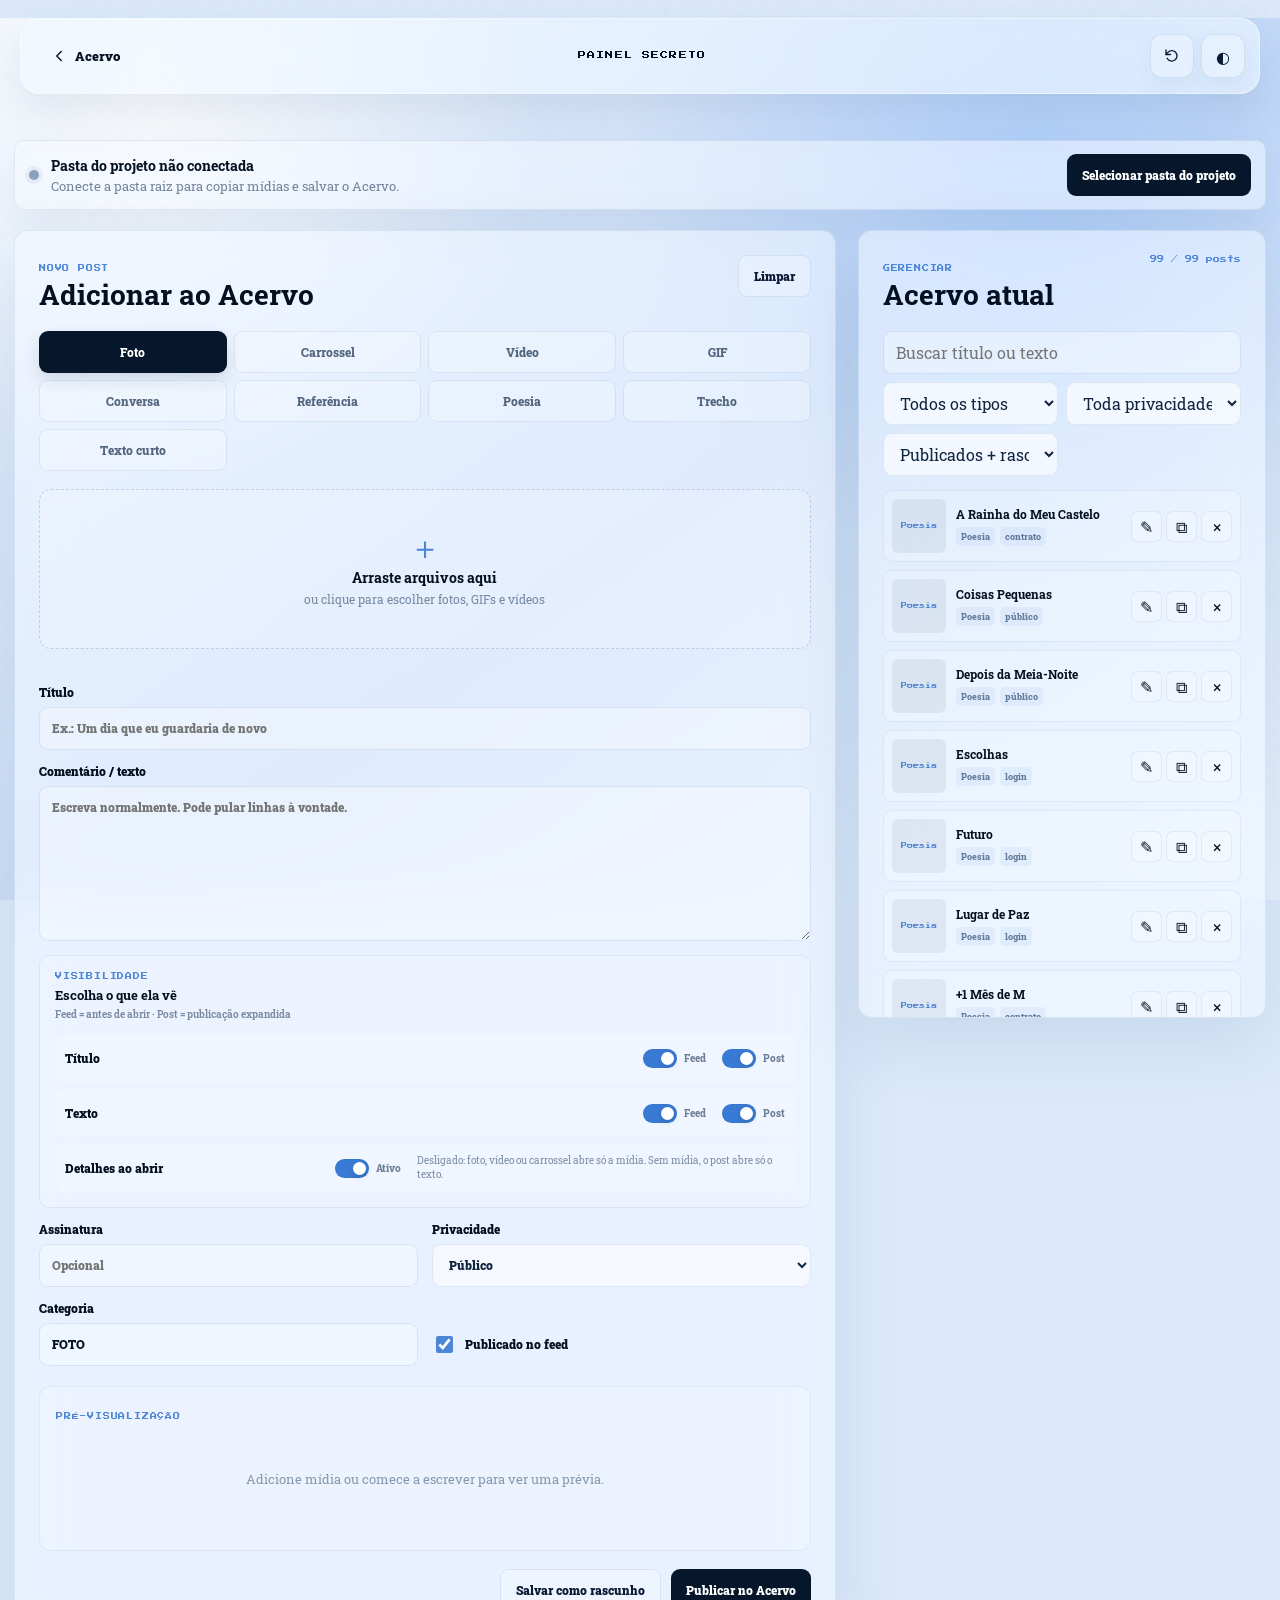
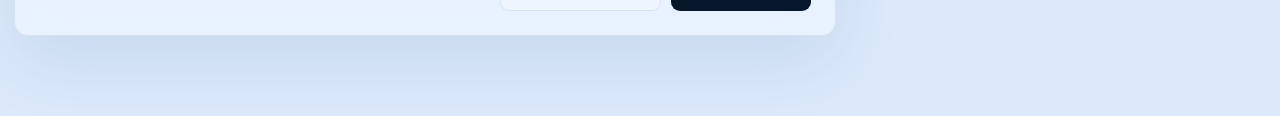
<file: admin-acervo.html>
<!doctype html>
<html lang="pt-BR">
<head>
  <meta charset="utf-8">
  <meta name="robots" content="noindex,nofollow,noarchive,noimageindex,nosnippet"/>
  <meta name="viewport" content="width=device-width,initial-scale=1">
  <meta name="theme-color" content="#d8e8ff">
  <script src="js/theme.js"></script>
  <link rel="icon" href="images/favicon/favicon.png" type="image/png">
  <link rel="stylesheet" href="css/fonts.css">
  <link rel="stylesheet" href="css/variables.css">
  <link rel="stylesheet" href="css/admin-acervo.css">
  <title>Editor do Acervo</title>
</head>
<body>
  <header class="admin-topbar">
    <a class="admin-back" href="acervo.html" aria-label="Voltar ao Acervo"><svg aria-hidden="true" viewBox="0 0 24 24"><path d="m15 18-6-6 6-6"/></svg><span>Acervo</span></a>
    <div class="admin-brand"><strong>PAINEL SECRETO</strong></div>
    <div class="admin-top-actions">
      <button class="admin-icon-button admin-reset-icon" type="button" id="open-progress-reset" aria-label="Reiniciar experiência" title="Reiniciar experiência"><svg aria-hidden="true" viewBox="0 0 24 24"><path d="M4 4v6h6"/><path d="M5.5 15a7 7 0 1 0 .7-7.6L4 10"/></svg></button>
      <button class="admin-theme admin-icon-button" type="button" data-theme-toggle aria-label="Alternar tema" title="Alternar tema">◐</button>
    </div>
  </header>

  <main class="admin-shell">
    <section class="admin-hero">
      <div class="admin-project-card">
        <span class="admin-status-dot" data-project-dot></span>
        <div><strong data-project-status>Pasta do projeto não conectada</strong><small data-project-hint>Conecte a pasta raiz para copiar mídias e salvar o Acervo.</small></div>
        <button type="button" class="admin-primary" id="connect-project">Selecionar pasta do projeto</button>
      </div>
    </section>

    <section class="admin-layout">
      <article class="admin-panel admin-editor" id="editor-panel">
        <div class="admin-panel-head">
          <div><span class="admin-kicker" data-editor-kicker>NOVO POST</span><h2 data-editor-title>Adicionar ao Acervo</h2></div>
          <button class="admin-ghost" type="button" id="reset-editor">Limpar</button>
        </div>

        <div class="admin-type-grid" id="post-type-grid" aria-label="Tipo de conteúdo">
          <button type="button" data-kind="photo" class="is-active">Foto</button>
          <button type="button" data-kind="carousel">Carrossel</button>
          <button type="button" data-kind="video">Vídeo</button>
          <button type="button" data-kind="gif">GIF</button>
          <button type="button" data-kind="conversation">Conversa</button>
          <button type="button" data-kind="reference">Referência</button>
          <button type="button" data-kind="poem">Poesia</button>
          <button type="button" data-kind="lyric">Trecho</button>
          <button type="button" data-kind="compliment">Texto curto</button>
        </div>

        <div class="admin-dropzone" id="media-dropzone" tabindex="0">
          <input id="media-input" type="file" accept="image/*,video/mp4,video/webm,video/quicktime" multiple hidden>
          <span class="admin-drop-icon">＋</span>
          <strong>Arraste arquivos aqui</strong>
          <small>ou clique para escolher fotos, GIFs e vídeos</small>
        </div>

        <div class="admin-media-list" id="media-list" aria-live="polite"></div>

        <div class="admin-crop-section" id="crop-section" hidden>
          <div class="admin-section-title"><div><span class="admin-kicker">ENQUADRAMENTO DO FEED</span><h3>Escolha o que aparece na miniatura</h3></div><small>A imagem original continua inteira quando o post é aberto.</small></div>
          <div class="admin-crop-layout">
            <div class="admin-crop-preview" id="crop-preview"><div class="admin-crop-frame" data-ratio="1:1"><img alt="Prévia do enquadramento" data-crop-image></div></div>
            <div class="admin-crop-controls">
              <div class="admin-ratio-field">
                <span>Proporção</span>
                <input id="crop-ratio" type="hidden" value="auto">
                <div class="admin-ratio-picker" id="crop-ratio-picker">
                  <button class="admin-ratio-trigger" id="crop-ratio-trigger" type="button" aria-haspopup="listbox" aria-expanded="false">
                    <span data-ratio-label>Automático</span><svg aria-hidden="true" viewBox="0 0 20 20"><path d="m6 8 4 4 4-4"/></svg>
                  </button>
                  <div class="admin-ratio-menu" id="crop-ratio-menu" role="listbox" aria-label="Proporção da mídia">
                    <button type="button" role="option" data-ratio-value="auto" aria-selected="true"><strong>Automático</strong><small>O formato da mídia decide</small></button>
                    <button type="button" role="option" data-ratio-value="1:1"><strong>1:1</strong><small>Quadrado · Instagram</small></button>
                    <button type="button" role="option" data-ratio-value="4:5"><strong>4:5</strong><small>Retrato</small></button>
                    <button type="button" role="option" data-ratio-value="9:16"><strong>9:16</strong><small>Vertical</small></button>
                    <button type="button" role="option" data-ratio-value="16:9"><strong>16:9</strong><small>Horizontal</small></button>
                    <button type="button" role="option" data-ratio-value="original"><strong>Original</strong><small>Respeita a proporção do arquivo</small></button>
                  </div>
                </div>
              </div>
              <label>Foco horizontal <output id="crop-x-output">50%</output><input id="crop-x" type="range" min="0" max="100" value="50"></label>
              <label>Foco vertical <output id="crop-y-output">50%</output><input id="crop-y" type="range" min="0" max="100" value="50"></label>
              <label>Zoom <output id="crop-zoom-output">1.00×</output><input id="crop-zoom" type="range" min="1" max="2.5" step="0.05" value="1"></label>
              <div class="admin-rotate-row"><span>Direção</span><button type="button" id="rotate-left" title="Girar para esquerda">↶</button><button type="button" id="rotate-right" title="Girar para direita">↷</button><button type="button" id="crop-reset">Resetar</button></div>
            </div>
          </div>
        </div>

        <div class="admin-fields">
          <label class="admin-field admin-field-full">Título<input id="post-title" type="text" maxlength="140" placeholder="Ex.: Um dia que eu guardaria de novo"></label>
          <label class="admin-field admin-field-full">Comentário / texto<textarea id="post-text" rows="7" maxlength="12000" placeholder="Escreva normalmente. Pode pular linhas à vontade."></textarea></label>
          <div class="admin-visibility admin-field-full" aria-labelledby="visibility-title">
            <div class="admin-visibility-head"><span class="admin-kicker">VISIBILIDADE</span><strong id="visibility-title">Escolha o que ela vê</strong><small>Feed = antes de abrir · Post = publicação expandida</small></div>
            <div class="admin-visibility-grid">
              <div class="admin-visibility-row"><span>Título</span><label class="admin-switch"><input id="post-title-feed" type="checkbox" checked><span class="admin-switch-ui"></span><em>Feed</em></label><label class="admin-switch"><input id="post-title-post" type="checkbox" checked><span class="admin-switch-ui"></span><em>Post</em></label></div>
              <div class="admin-visibility-row"><span>Texto</span><label class="admin-switch"><input id="post-text-feed" type="checkbox" checked><span class="admin-switch-ui"></span><em>Feed</em></label><label class="admin-switch"><input id="post-text-post" type="checkbox" checked><span class="admin-switch-ui"></span><em>Post</em></label></div>
              <div class="admin-visibility-row admin-visibility-row--single"><span>Detalhes ao abrir</span><label class="admin-switch"><input id="post-details-post" type="checkbox" checked><span class="admin-switch-ui"></span><em>Ativo</em></label><small>Desligado: foto, vídeo ou carrossel abre só a mídia. Sem mídia, o post abre só o texto.</small></div>
            </div>
          </div>
          <label class="admin-field">Assinatura<input id="post-signature" type="text" maxlength="160" placeholder="Opcional"></label>
          <label class="admin-field">Privacidade<select id="post-lock"><option value="">Público</option><option value="login">Precisa de login</option><option value="contract">Login + contrato</option></select></label>
          <label class="admin-field">Categoria<input id="post-category" type="text" maxlength="40" value="FOTO"></label>
          <label class="admin-toggle"><input id="post-published" type="checkbox" checked><span>Publicado no feed</span></label>
        </div>

        <div class="admin-preview-card" id="post-preview">
          <span class="admin-kicker">PRÉ-VISUALIZAÇÃO</span>
          <div class="admin-preview-empty">Adicione mídia ou comece a escrever para ver uma prévia.</div>
        </div>

        <div class="admin-editor-actions">
          <button type="button" class="admin-ghost" id="save-draft">Salvar como rascunho</button>
          <button type="button" class="admin-primary" id="publish-post">Publicar no Acervo</button>
        </div>
      </article>

      <aside class="admin-panel admin-library">
        <div class="admin-panel-head">
          <div><span class="admin-kicker">GERENCIAR</span><h2>Acervo atual</h2></div>
          <span class="admin-count" id="post-count">0 posts</span>
        </div>
        <div class="admin-filters">
          <input type="search" id="manage-search" placeholder="Buscar título ou texto">
          <select id="manage-kind"><option value="all">Todos os tipos</option><option value="photo">Fotos</option><option value="carousel">Carrosséis</option><option value="video">Vídeos</option><option value="gif">GIFs</option><option value="conversation">Conversas</option><option value="reference">Referências</option><option value="poem">Poesias</option><option value="lyric">Trechos</option><option value="compliment">Textos curtos</option></select>
          <select id="manage-lock"><option value="all">Toda privacidade</option><option value="public">Públicos</option><option value="login">Login</option><option value="contract">Contrato</option></select>
          <select id="manage-status"><option value="all">Publicados + rascunhos</option><option value="published">Publicados</option><option value="draft">Rascunhos</option></select>
        </div>
        <div class="admin-post-list" id="post-list"></div>

        <div class="admin-orphans" id="orphan-section" hidden>
          <div class="admin-section-title"><div><span class="admin-kicker">MÍDIAS SOLTAS</span><h3>Arquivos sem post</h3></div><span class="admin-count" id="orphan-count"></span></div>
          <p>Estes arquivos já estão em <code>images/acervo/</code>, mas ainda não aparecem em nenhum post.</p>
          <div class="admin-orphan-list" id="orphan-list"></div>
        </div>

        <div class="admin-backup-actions">
          <button type="button" class="admin-ghost" id="export-backup">Exportar backup JSON</button>
          <button type="button" class="admin-ghost" id="export-content">Exportar acervo-conteudo.js</button>
        </div>
      </aside>
    </section>
  </main>

  <div class="admin-reset-backdrop" id="progress-reset-modal" aria-hidden="true">
    <section class="admin-reset-dialog" role="dialog" aria-modal="true" aria-labelledby="progress-reset-title">
      <button type="button" class="admin-reset-close" id="close-progress-reset" aria-label="Fechar">×</button>
      <span class="admin-kicker">CONFIRMAÇÃO</span>
      <h2 id="progress-reset-title">Reiniciar a experiência?</h2>
      <p>Isso volta a experiência para o começo, mas <strong>não mexe nas fotos, poemas, vídeos ou posts do Acervo</strong>.</p>
      <label>Senha
        <input type="password" id="progress-reset-password" autocomplete="current-password" placeholder="Digite a senha da conta">
      </label>
      <small class="admin-reset-error" id="progress-reset-error" aria-live="polite"></small>
      <div class="admin-reset-actions">
        <button type="button" class="admin-ghost" id="cancel-progress-reset">Não, voltar</button>
        <button type="button" class="admin-danger" id="confirm-progress-reset">Sim, reiniciar</button>
      </div>
    </section>
  </div>

  <div class="admin-toast" id="admin-toast" role="status" aria-live="polite"></div>

  <script src="js/acervo-conteudo.js"></script>
  <script src="js/admin-acervo.js"></script>
</body>
</html>
</file>
<file: css/fonts.css>
@import url('https://fonts.googleapis.com/css2?family=Press+Start+2P&family=Roboto+Slab:wght@400;500;600;700;900&display=swap');
</file>
<file: css/variables.css>
:root{
  --navy-950:#04101f;
  --navy-900:#0a1b36;
  --navy-800:#132a52;
  --navy-700:#1d4077;
  --blue-500:#4d86d6;
  --sky:#84b4ff;
  --ice:#c7ddff;
  --ice-100:#eef5ff;
  --rose:#8cbcff;
  --gold:#9bd9ff;

  --text-main:var(--navy-950);
  --text-soft:var(--blue-500);

  /* TIPOGRAFIA */
  --font-body:'Roboto Slab', Georgia, serif;
  --font-heading:'Roboto Slab', Georgia, serif;
  --font-display:'Roboto Slab', Georgia, serif;
  --font-script:var(--font-display);
  --font-pixel:'Press Start 2P', monospace;

  --sans:var(--font-body);
  --serif:var(--font-body);
  --pixel:var(--font-pixel);


  --font-size-body:1rem;
  --line-height-body:1.68;
  --font-weight-regular:400;
  --font-weight-medium:500;
  --font-weight-bold:700;
  --font-weight-black:900;


  --radius-small:13px;
  --radius-medium:20px;
  --radius-large:26px;

  --shadow-soft:0 18px 42px rgba(47,73,115,.10);
  --transition-fast:.2s ease;
}
</file>
<file: css/admin-acervo.css>
@import url('./fonts.css');
@import url('./variables.css');
*{box-sizing:border-box}
html{min-height:100%;background:#dbe9fb}
body{margin:0;min-height:100vh;color:var(--navy-950);font-family:var(--font-body);background:
radial-gradient(circle at 12% 10%,rgba(255,255,255,.88),transparent 28%),
radial-gradient(circle at 80% 18%,rgba(128,180,255,.36),transparent 32%),
linear-gradient(145deg,#eaf3ff,#c9ddf7 55%,#e7f2ff);background-attachment:fixed}
body::before{content:"";position:fixed;inset:0;pointer-events:none;opacity:.16;background-image:url("data:image/svg+xml,%3Csvg viewBox='0 0 120 120' xmlns='http://www.w3.org/2000/svg'%3E%3Cfilter id='n'%3E%3CfeTurbulence type='fractalNoise' baseFrequency='.9' numOctaves='3' stitchTiles='stitch'/%3E%3C/filter%3E%3Crect width='100%25' height='100%25' filter='url(%23n)' opacity='.25'/%3E%3C/svg%3E")}
button,input,textarea,select{font:inherit}
button{touch-action:manipulation}
code{font-family:ui-monospace,SFMono-Regular,Consolas,monospace;font-size:.88em}
.admin-topbar{position:sticky;top:0;z-index:50;min-height:74px;padding:12px clamp(14px,3vw,38px);display:grid;grid-template-columns:1fr auto 1fr;align-items:center;border-bottom:1px solid rgba(46,79,124,.10);background:rgba(236,245,255,.64);backdrop-filter:blur(24px) saturate(120%);-webkit-backdrop-filter:blur(24px) saturate(120%)}
.admin-back{justify-self:start;text-decoration:none;color:inherit;font-weight:900;font-size:.82rem;display:flex;gap:8px;align-items:center}.admin-back:hover{color:var(--blue-500)}
.admin-brand{text-align:center;display:grid;gap:3px}.admin-brand strong{font:8px/1.4 var(--pixel);letter-spacing:.85px}.admin-brand small{font-size:.7rem;color:rgba(16,41,74,.54)}
.admin-theme{justify-self:end;width:40px;height:40px;border:1px solid rgba(37,73,120,.12);border-radius:10px;background:rgba(255,255,255,.36);color:inherit;cursor:pointer}
.admin-shell{width:min(1440px,calc(100% - 28px));margin:0 auto;padding:54px 0 80px;position:relative;z-index:1}
.admin-hero{display:grid;grid-template-columns:minmax(0,1.4fr) minmax(300px,.7fr);gap:36px;align-items:end;margin-bottom:32px}.admin-hero h1{font-size:clamp(3rem,7vw,6.4rem);line-height:.9;letter-spacing:-.065em;margin:10px 0 22px}.admin-hero p{max-width:800px;margin:0;color:rgba(13,38,72,.66);font-size:1.04rem;line-height:1.75}
.admin-kicker{font:7px/1.7 var(--pixel);letter-spacing:.8px;color:var(--blue-500);text-transform:uppercase}
.admin-project-card,.admin-panel{border:1px solid rgba(53,88,134,.10);background:rgba(246,250,255,.52);backdrop-filter:blur(28px) saturate(118%);-webkit-backdrop-filter:blur(28px) saturate(118%);box-shadow:0 24px 70px rgba(32,65,108,.10)}
.admin-project-card{border-radius:14px;padding:18px;display:grid;grid-template-columns:auto 1fr;gap:11px 12px;align-items:center}.admin-project-card button{grid-column:1/-1}.admin-project-card strong{font-size:.86rem}.admin-project-card small{display:block;margin-top:4px;color:rgba(15,41,76,.56);line-height:1.45}.admin-status-dot{width:10px;height:10px;border-radius:50%;background:#8aa0bc;box-shadow:0 0 0 4px rgba(123,151,189,.12)}.admin-status-dot.is-on{background:#5bd28c;box-shadow:0 0 0 4px rgba(91,210,140,.13)}
.admin-layout{display:grid;grid-template-columns:minmax(0,1.45fr) minmax(340px,.72fr);gap:22px;align-items:start}.admin-panel{border-radius:14px;padding:24px}.admin-library{position:sticky;top:94px;max-height:calc(100vh - 112px);overflow:auto;scrollbar-width:none}.admin-library::-webkit-scrollbar{display:none}.admin-panel-head{display:flex;align-items:flex-start;justify-content:space-between;gap:20px;margin-bottom:22px}.admin-panel-head h2{margin:5px 0 0;font-size:1.75rem;line-height:1}.admin-count{font:7px/1.5 var(--pixel);color:var(--blue-500);white-space:nowrap}
.admin-primary,.admin-ghost{min-height:42px;border-radius:9px;padding:0 15px;font-weight:900;font-size:.77rem;cursor:pointer;transition:transform .18s ease,background .18s ease,color .18s ease,border-color .18s ease,box-shadow .18s ease}.admin-primary{border:0;background:#07172b;color:#fff}.admin-primary:hover{background:#153962;transform:translateY(-1px);box-shadow:0 10px 20px rgba(7,23,43,.13)}.admin-primary:active,.admin-ghost:active{transform:scale(.985)}.admin-ghost{border:1px solid rgba(44,80,127,.11);background:rgba(255,255,255,.28);color:var(--navy-900)}.admin-ghost:hover{background:rgba(255,255,255,.55);color:var(--blue-500)}
.admin-type-grid{display:grid;grid-template-columns:repeat(4,minmax(0,1fr));gap:7px;margin-bottom:18px}.admin-type-grid button{height:42px;border:1px solid rgba(43,78,123,.10);border-radius:9px;background:rgba(255,255,255,.22);color:rgba(11,34,65,.68);font-weight:800;font-size:.72rem;cursor:pointer;transition:.18s ease}.admin-type-grid button:hover{background:rgba(255,255,255,.52);color:var(--blue-500)}.admin-type-grid button.is-active{background:#07172b;color:#fff;border-color:transparent;box-shadow:0 8px 18px rgba(7,23,43,.12)}
.admin-dropzone{min-height:160px;border:1px dashed rgba(56,96,150,.24);border-radius:12px;display:grid;place-items:center;align-content:center;gap:5px;text-align:center;background:rgba(255,255,255,.18);cursor:pointer;transition:.2s ease}.admin-dropzone:hover,.admin-dropzone:focus-visible,.admin-dropzone.is-dragging{background:rgba(255,255,255,.46);border-color:rgba(77,134,214,.45);outline:none}.admin-drop-icon{font-size:2rem;line-height:1;color:var(--blue-500)}.admin-dropzone strong{font-size:.9rem}.admin-dropzone small{font-size:.72rem;color:rgba(16,43,78,.53)}
.admin-media-list{display:flex;gap:9px;overflow:auto;padding:10px 0 4px;scrollbar-width:thin}.admin-media-item{width:92px;flex:0 0 92px;aspect-ratio:1/1;position:relative;border-radius:8px;overflow:hidden;background:rgba(22,52,91,.08);border:1px solid rgba(43,78,123,.08);cursor:grab}.admin-media-item.is-first{box-shadow:0 0 0 2px rgba(77,134,214,.42)}.admin-media-item img,.admin-media-item video{width:100%;height:100%;object-fit:cover;display:block}.admin-media-item .admin-media-index{position:absolute;left:5px;top:5px;background:rgba(3,12,25,.72);color:#fff;border-radius:5px;padding:4px 5px;font:6px/1 var(--pixel)}.admin-media-remove{position:absolute;right:5px;top:5px;width:24px;height:24px;border:0;border-radius:6px;background:rgba(3,12,25,.75);color:#fff;cursor:pointer}.admin-media-name{position:absolute;left:5px;right:5px;bottom:5px;background:rgba(3,12,25,.66);color:#fff;border-radius:5px;padding:4px 5px;font-size:.55rem;white-space:nowrap;overflow:hidden;text-overflow:ellipsis}
.admin-crop-section{margin-top:18px;padding-top:18px;border-top:1px solid rgba(43,78,123,.08)}.admin-section-title{display:flex;justify-content:space-between;align-items:end;gap:18px;margin-bottom:14px}.admin-section-title h3{margin:4px 0 0;font-size:1.15rem}.admin-section-title>small{max-width:290px;text-align:right;color:rgba(15,41,75,.53);font-size:.68rem;line-height:1.5}.admin-crop-layout{display:grid;grid-template-columns:minmax(280px,.85fr) minmax(240px,1fr);gap:20px;align-items:center}.admin-crop-preview{min-height:320px;display:grid;place-items:center;padding:16px;border-radius:12px;background:rgba(10,28,54,.05)}.admin-crop-frame{width:min(100%,340px);aspect-ratio:1/1;overflow:hidden;border-radius:6px;background:#0a1729;box-shadow:0 12px 34px rgba(11,34,64,.13);position:relative}.admin-crop-frame[data-ratio="4:5"]{aspect-ratio:4/5;width:min(80%,300px)}.admin-crop-frame[data-ratio="9:16"]{aspect-ratio:9/16;width:min(62%,230px)}.admin-crop-frame[data-ratio="16:9"]{aspect-ratio:16/9;width:min(100%,420px)}.admin-crop-frame[data-ratio="original"],.admin-crop-frame[data-ratio="auto"]{aspect-ratio:1/1}.admin-crop-frame img,.admin-crop-frame video{width:100%;height:100%;object-fit:cover;display:block;transform-origin:center;will-change:transform}.admin-crop-controls{display:grid;gap:14px}.admin-crop-controls label{display:grid;gap:7px;font-size:.72rem;font-weight:900}.admin-crop-controls label output{justify-self:end;margin-top:-22px;font-weight:700;color:var(--blue-500)}.admin-crop-controls select,.admin-field input,.admin-field textarea,.admin-field select,.admin-filters input,.admin-filters select{width:100%;border:1px solid rgba(43,78,123,.11);border-radius:9px;background:rgba(255,255,255,.33);color:inherit;outline:none}.admin-crop-controls select,.admin-field input,.admin-field select,.admin-filters input,.admin-filters select{height:43px;padding:0 12px}.admin-field textarea{padding:12px;resize:vertical;min-height:128px;line-height:1.6}.admin-crop-controls input[type="range"]{accent-color:var(--blue-500);width:100%}.admin-rotate-row{display:flex;align-items:center;gap:8px}.admin-rotate-row>span{font-size:.72rem;font-weight:900;margin-right:auto}.admin-rotate-row button{height:36px;min-width:40px;border:1px solid rgba(43,78,123,.10);border-radius:8px;background:rgba(255,255,255,.30);cursor:pointer}.admin-rotate-row button:hover{background:rgba(255,255,255,.55);color:var(--blue-500)}
.admin-fields{display:grid;grid-template-columns:1fr 1fr;gap:14px;margin-top:22px}.admin-field{display:grid;gap:7px;font-size:.72rem;font-weight:900}.admin-field-full{grid-column:1/-1}.admin-field input:focus,.admin-field textarea:focus,.admin-field select:focus,.admin-filters input:focus,.admin-filters select:focus,.admin-crop-controls select:focus{border-color:rgba(77,134,214,.40);box-shadow:0 0 0 4px rgba(77,134,214,.07);background:rgba(255,255,255,.54)}.admin-toggle{align-self:end;display:flex;gap:9px;align-items:center;min-height:43px;font-size:.74rem;font-weight:900}.admin-toggle input{width:17px;height:17px;accent-color:var(--blue-500)}
.admin-preview-card{margin-top:20px;padding:16px;border:1px solid rgba(43,78,123,.08);border-radius:11px;background:rgba(255,255,255,.18)}.admin-preview-empty{min-height:110px;display:grid;place-items:center;text-align:center;color:rgba(16,43,78,.46);font-size:.8rem}.admin-preview-post{margin-top:10px;display:grid;grid-template-columns:150px 1fr;gap:14px;align-items:stretch}.admin-preview-media{aspect-ratio:1/1;overflow:hidden;border-radius:6px;background:rgba(10,28,54,.08)}.admin-preview-media img,.admin-preview-media video{width:100%;height:100%;object-fit:cover;display:block}.admin-preview-copy{align-self:center}.admin-preview-copy small{font:6px/1.4 var(--pixel);color:var(--blue-500)}.admin-preview-copy h4{font-size:1.25rem;line-height:1.05;margin:7px 0}.admin-preview-copy p{font-size:.76rem;line-height:1.55;color:rgba(15,41,75,.62);margin:0;white-space:pre-line;display:-webkit-box;-webkit-line-clamp:4;-webkit-box-orient:vertical;overflow:hidden}
.admin-editor-actions{display:flex;justify-content:flex-end;gap:10px;margin-top:18px}.admin-save-note{font-size:.66rem;line-height:1.5;color:rgba(16,43,78,.46);margin:12px 0 0}
.admin-filters{display:grid;grid-template-columns:1fr 1fr;gap:8px;margin-bottom:14px}.admin-filters input{grid-column:1/-1}.admin-post-list{display:grid;gap:8px}.admin-post-row{display:grid;grid-template-columns:54px minmax(0,1fr) auto;gap:10px;align-items:center;border:1px solid rgba(43,78,123,.08);border-radius:9px;padding:8px;background:rgba(255,255,255,.17)}.admin-post-thumb{width:54px;height:54px;border-radius:6px;overflow:hidden;background:rgba(16,42,76,.07);display:grid;place-items:center}.admin-post-thumb img,.admin-post-thumb video{width:100%;height:100%;object-fit:cover}.admin-post-thumb span{font:6px/1.5 var(--pixel);color:var(--blue-500);text-align:center;padding:4px}.admin-post-meta{min-width:0}.admin-post-meta strong{display:block;font-size:.78rem;white-space:nowrap;overflow:hidden;text-overflow:ellipsis}.admin-post-tags{display:flex;gap:5px;flex-wrap:wrap;margin-top:5px}.admin-post-tags span{padding:4px 5px;border-radius:5px;background:rgba(77,134,214,.08);color:rgba(17,48,88,.60);font-size:.55rem;font-weight:800}.admin-post-tags .is-draft{background:rgba(132,94,25,.10);color:#8e650e}.admin-row-actions{display:flex;gap:4px}.admin-row-actions button{width:31px;height:31px;border:1px solid rgba(43,78,123,.09);border-radius:7px;background:rgba(255,255,255,.24);cursor:pointer;color:inherit}.admin-row-actions button:hover{background:rgba(255,255,255,.55);color:var(--blue-500)}.admin-row-actions button[data-action="delete"]:hover{color:#b23e55;background:rgba(178,62,85,.07)}
.admin-orphans{margin-top:24px;padding-top:20px;border-top:1px solid rgba(43,78,123,.08)}.admin-orphans>p{font-size:.68rem;line-height:1.55;color:rgba(16,43,78,.50)}.admin-orphan-list{display:grid;grid-template-columns:repeat(3,1fr);gap:7px}.admin-orphan{position:relative;aspect-ratio:1/1;border-radius:7px;overflow:hidden;background:rgba(10,28,54,.07);border:1px solid rgba(43,78,123,.08)}.admin-orphan img,.admin-orphan video{width:100%;height:100%;object-fit:cover}.admin-orphan button{position:absolute;inset:auto 5px 5px 5px;height:28px;border:0;border-radius:6px;background:rgba(3,12,25,.78);color:#fff;font-size:.58rem;font-weight:900;cursor:pointer;backdrop-filter:blur(10px)}.admin-backup-actions{display:grid;grid-template-columns:1fr 1fr;gap:8px;margin-top:20px;padding-top:18px;border-top:1px solid rgba(43,78,123,.08)}
.admin-toast{position:fixed;left:50%;bottom:24px;z-index:100;transform:translate(-50%,14px);opacity:0;pointer-events:none;max-width:min(560px,calc(100vw - 28px));padding:12px 15px;border-radius:9px;background:rgba(5,17,33,.90);color:#f3f8ff;backdrop-filter:blur(18px);box-shadow:0 16px 40px rgba(0,0,0,.18);font-size:.75rem;font-weight:800;transition:.22s ease}.admin-toast.is-visible{opacity:1;transform:translate(-50%,0)}
:root[data-theme="dark"] html,:root[data-theme="dark"] body{background:#06111f;color:#edf5ff}:root[data-theme="dark"] body{background:radial-gradient(circle at 12% 10%,rgba(42,84,139,.22),transparent 30%),radial-gradient(circle at 82% 15%,rgba(65,118,188,.18),transparent 30%),linear-gradient(145deg,#06111f,#08182c 58%,#05101d)}:root[data-theme="dark"] .admin-topbar{background:rgba(4,14,27,.58);border-color:rgba(158,199,255,.08)}:root[data-theme="dark"] .admin-brand small,:root[data-theme="dark"] .admin-hero p,:root[data-theme="dark"] .admin-project-card small,:root[data-theme="dark"] .admin-dropzone small,:root[data-theme="dark"] .admin-section-title>small,:root[data-theme="dark"] .admin-preview-copy p,:root[data-theme="dark"] .admin-save-note,:root[data-theme="dark"] .admin-orphans>p{color:rgba(225,237,255,.54)}:root[data-theme="dark"] .admin-project-card,:root[data-theme="dark"] .admin-panel{background:rgba(6,18,34,.43);border-color:rgba(158,199,255,.08);box-shadow:0 24px 70px rgba(0,0,0,.18)}:root[data-theme="dark"] .admin-theme,:root[data-theme="dark"] .admin-ghost,:root[data-theme="dark"] .admin-type-grid button,:root[data-theme="dark"] .admin-rotate-row button,:root[data-theme="dark"] .admin-post-row,:root[data-theme="dark"] .admin-row-actions button{background:rgba(255,255,255,.045);border-color:rgba(169,207,255,.08);color:#edf5ff}:root[data-theme="dark"] .admin-type-grid button.is-active,:root[data-theme="dark"] .admin-primary{background:#dceaff;color:#07101d}:root[data-theme="dark"] .admin-primary:hover{background:#c7ddff}:root[data-theme="dark"] .admin-dropzone,:root[data-theme="dark"] .admin-preview-card{background:rgba(255,255,255,.025);border-color:rgba(164,204,255,.10)}:root[data-theme="dark"] .admin-crop-preview{background:rgba(0,0,0,.15)}:root[data-theme="dark"] .admin-crop-controls select,:root[data-theme="dark"] .admin-field input,:root[data-theme="dark"] .admin-field textarea,:root[data-theme="dark"] .admin-field select,:root[data-theme="dark"] .admin-filters input,:root[data-theme="dark"] .admin-filters select{background:rgba(255,255,255,.045);border-color:rgba(164,204,255,.09);color:#edf5ff}:root[data-theme="dark"] .admin-post-tags span{color:rgba(222,237,255,.66);background:rgba(121,174,243,.08)}:root[data-theme="dark"] .admin-post-tags .is-draft{color:#ffd68a;background:rgba(213,156,53,.10)}
@media(max-width:1060px){.admin-hero{grid-template-columns:1fr}.admin-layout{grid-template-columns:1fr}.admin-library{position:static;max-height:none}.admin-crop-layout{grid-template-columns:1fr}.admin-crop-preview{min-height:280px}}
@media(max-width:700px){.admin-topbar{grid-template-columns:auto 1fr auto}.admin-back span{display:none}.admin-brand strong{font-size:6.5px}.admin-brand small{font-size:.6rem}.admin-shell{width:min(100% - 18px,1440px);padding-top:34px}.admin-hero h1{font-size:clamp(2.7rem,15vw,4.6rem)}.admin-panel{padding:16px;border-radius:11px}.admin-type-grid{grid-template-columns:repeat(2,1fr)}.admin-fields{grid-template-columns:1fr}.admin-field-full{grid-column:auto}.admin-editor-actions{display:grid;grid-template-columns:1fr 1fr}.admin-filters{grid-template-columns:1fr}.admin-filters input{grid-column:auto}.admin-preview-post{grid-template-columns:100px 1fr}.admin-crop-preview{min-height:250px;padding:10px}.admin-section-title{align-items:flex-start}.admin-section-title>small{display:none}.admin-post-row{grid-template-columns:48px minmax(0,1fr)}.admin-post-thumb{width:48px;height:48px}.admin-row-actions{grid-column:1/-1;justify-content:flex-end}.admin-orphan-list{grid-template-columns:repeat(3,1fr)}.admin-backup-actions{grid-template-columns:1fr}}


.admin-preview-post.is-text-preview{position:relative;min-height:190px;display:block;overflow:hidden;border-radius:8px;background:rgba(255,255,255,.16)}
.admin-preview-post.is-text-preview .admin-preview-media{display:none}
.admin-preview-text-bg{position:absolute;inset:0;overflow:hidden;background:rgba(10,28,54,.08)}
.admin-preview-text-bg img,.admin-preview-text-bg video{width:100%;height:100%;object-fit:cover;display:block;filter:blur(15px) saturate(.8) brightness(.75);transform:scale(1.1)}
.admin-preview-text-bg::after{content:"";position:absolute;inset:0;background:rgba(240,247,255,.58);backdrop-filter:blur(8px);-webkit-backdrop-filter:blur(8px)}
.admin-preview-post.is-text-preview .admin-preview-copy{position:relative;z-index:2;padding:28px 24px;min-height:190px;display:flex;flex-direction:column;justify-content:center}
.admin-preview-post.is-text-preview .admin-preview-copy h4{font-size:1.55rem}
:root[data-theme="dark"] .admin-preview-post.is-text-preview{background:rgba(3,12,24,.18)}
:root[data-theme="dark"] .admin-preview-text-bg img,:root[data-theme="dark"] .admin-preview-text-bg video{filter:blur(16px) saturate(.7) brightness(.46)}
:root[data-theme="dark"] .admin-preview-text-bg::after{background:rgba(4,15,29,.58)}
:root[data-theme="dark"] .admin-preview-post.is-text-preview .admin-preview-copy h4{color:#f2f7ff}
@media(max-width:700px){.admin-preview-post.is-text-preview{min-height:170px}.admin-preview-post.is-text-preview .admin-preview-copy{min-height:170px;padding:22px 18px}}



.admin-title-field{display:grid;gap:9px}
.admin-title-field>label:first-child{display:grid;gap:7px;font-size:.72rem;font-weight:900}
.admin-inline-toggle{display:flex;align-items:center;gap:8px;width:max-content;max-width:100%;font-size:.68rem;font-weight:800;color:rgba(15,41,75,.62);cursor:pointer}
.admin-inline-toggle input{accent-color:var(--blue-500)}
:root[data-theme="dark"] .admin-inline-toggle{color:rgba(225,237,255,.62)}
.admin-preview-post.has-text-media .admin-preview-copy{position:relative;z-index:2;filter:none!important;backdrop-filter:none!important;-webkit-backdrop-filter:none!important}
.admin-preview-post.has-text-media .admin-preview-text-bg{filter:none!important}
.admin-preview-post.has-text-media .admin-preview-text-bg img,
.admin-preview-post.has-text-media .admin-preview-text-bg video{filter:blur(18px) saturate(.78) brightness(.72)!important;transform:scale(calc(var(--admin-feed-zoom,1) * 1.12))}



.admin-shell{padding-top:30px}
.admin-hero{display:grid;grid-template-columns:1fr;gap:10px;align-items:stretch;margin-bottom:18px}
.admin-secret-heading{display:flex;align-items:center;min-height:24px;padding-left:2px}
.admin-project-card{grid-template-columns:auto minmax(0,1fr) auto;padding:13px 14px;border-radius:10px;box-shadow:0 14px 36px rgba(32,65,108,.07);backdrop-filter:blur(18px) saturate(112%);-webkit-backdrop-filter:blur(18px) saturate(112%)}
.admin-project-card button{grid-column:auto;white-space:nowrap}
.admin-project-card small{margin-top:2px}

/* Selects comuns: cores explícitas para não desaparecer no claro/escuro. */
.admin-field select,.admin-filters select{appearance:auto;color:#10243f;background-color:rgba(248,251,255,.82);color-scheme:light}
.admin-field select option,.admin-filters select option{background:#f4f8ff;color:#10243f}
:root[data-theme="dark"] .admin-field select,:root[data-theme="dark"] .admin-filters select{color:#edf5ff;background-color:#0b1c31;color-scheme:dark}
:root[data-theme="dark"] .admin-field select option,:root[data-theme="dark"] .admin-filters select option{background:#0b1c31;color:#edf5ff}

/* Proporção: menu próprio para evitar o dropdown nativo branco/ilegível. */
.admin-ratio-field{display:grid;gap:7px;font-size:.72rem;font-weight:900;position:relative}
.admin-ratio-picker{position:relative;z-index:20}
.admin-ratio-trigger{width:100%;height:46px;padding:0 13px;display:flex;align-items:center;justify-content:space-between;gap:12px;border:1px solid rgba(43,78,123,.13);border-radius:9px;background:rgba(255,255,255,.50);color:#0c2340;font-weight:800;cursor:pointer;box-shadow:0 5px 18px rgba(25,58,98,.05);transition:.18s ease}
.admin-ratio-trigger:hover,.admin-ratio-trigger:focus-visible{background:rgba(255,255,255,.78);border-color:rgba(77,134,214,.35);outline:none;box-shadow:0 0 0 4px rgba(77,134,214,.07)}
.admin-ratio-trigger svg{width:18px;height:18px;fill:none;stroke:currentColor;stroke-width:1.8;transition:transform .2s ease}
.admin-ratio-picker.is-open .admin-ratio-trigger svg{transform:rotate(180deg)}
.admin-ratio-menu{position:absolute;left:0;right:0;top:calc(100% + 7px);padding:6px;display:grid;gap:3px;border:1px solid rgba(43,78,123,.12);border-radius:10px;background:rgba(245,250,255,.96);box-shadow:0 22px 48px rgba(14,39,72,.18);opacity:0;visibility:hidden;pointer-events:none;transform:translateY(-5px) scale(.99);transform-origin:top;transition:.16s ease;max-height:310px;overflow:auto}
.admin-ratio-picker.is-open .admin-ratio-menu{opacity:1;visibility:visible;pointer-events:auto;transform:none}
.admin-ratio-menu button{min-height:52px;padding:8px 10px;border:0;border-radius:7px;background:transparent;color:#10243f;text-align:left;display:grid;gap:2px;cursor:pointer}
.admin-ratio-menu button strong{font-size:.78rem}.admin-ratio-menu button small{font-size:.62rem;color:rgba(16,36,63,.55);font-weight:650}
.admin-ratio-menu button:hover,.admin-ratio-menu button:focus-visible{background:rgba(77,134,214,.10);outline:none}
.admin-ratio-menu button[aria-selected="true"]{background:#0a1c32;color:#fff}
.admin-ratio-menu button[aria-selected="true"] small{color:rgba(238,246,255,.68)}
:root[data-theme="dark"] .admin-ratio-trigger{background:rgba(255,255,255,.055);border-color:rgba(164,204,255,.11);color:#edf5ff}
:root[data-theme="dark"] .admin-ratio-trigger:hover,:root[data-theme="dark"] .admin-ratio-trigger:focus-visible{background:rgba(143,192,255,.09)}
:root[data-theme="dark"] .admin-ratio-menu{background:rgba(6,18,34,.98);border-color:rgba(164,204,255,.10);box-shadow:0 22px 52px rgba(0,0,0,.35)}
:root[data-theme="dark"] .admin-ratio-menu button{color:#edf5ff}:root[data-theme="dark"] .admin-ratio-menu button small{color:rgba(225,237,255,.54)}
:root[data-theme="dark"] .admin-ratio-menu button:hover,:root[data-theme="dark"] .admin-ratio-menu button:focus-visible{background:rgba(143,192,255,.08)}
:root[data-theme="dark"] .admin-ratio-menu button[aria-selected="true"]{background:#dceaff;color:#07101d}:root[data-theme="dark"] .admin-ratio-menu button[aria-selected="true"] small{color:rgba(7,16,29,.58)}

/* Controles de visibilidade mais claros que checkboxes soltos. */
.admin-visibility{padding:15px;border:1px solid rgba(43,78,123,.09);border-radius:10px;background:rgba(255,255,255,.18);display:grid;gap:13px}
.admin-visibility-head{display:grid;gap:3px}.admin-visibility-head strong{font-size:.82rem}.admin-visibility-head small{font-size:.64rem;font-weight:650;color:rgba(15,41,75,.52)}
.admin-visibility-grid{display:grid;gap:7px}
.admin-visibility-row{min-height:48px;padding:8px 10px;display:grid;grid-template-columns:minmax(80px,1fr) auto auto;align-items:center;gap:16px;border-radius:8px;background:rgba(255,255,255,.22)}
.admin-visibility-row>span{font-size:.74rem;font-weight:900}
.admin-switch{display:flex;align-items:center;gap:7px;cursor:pointer;user-select:none}
.admin-switch input{position:absolute;opacity:0;pointer-events:none}
.admin-switch-ui{width:34px;height:19px;border-radius:99px;background:rgba(35,69,111,.18);position:relative;transition:.18s ease;box-shadow:inset 0 0 0 1px rgba(35,69,111,.08)}
.admin-switch-ui::after{content:"";position:absolute;left:3px;top:3px;width:13px;height:13px;border-radius:50%;background:#fff;box-shadow:0 2px 6px rgba(10,31,58,.18);transition:transform .18s ease}
.admin-switch input:checked+.admin-switch-ui{background:#397bd4}.admin-switch input:checked+.admin-switch-ui::after{transform:translateX(15px)}
.admin-switch input:focus-visible+.admin-switch-ui{outline:3px solid rgba(77,134,214,.25);outline-offset:2px}
.admin-switch em{font-style:normal;font-size:.65rem;font-weight:800;color:rgba(15,41,75,.58)}
:root[data-theme="dark"] .admin-visibility{background:rgba(255,255,255,.025);border-color:rgba(164,204,255,.08)}
:root[data-theme="dark"] .admin-visibility-row{background:rgba(255,255,255,.035)}
:root[data-theme="dark"] .admin-visibility-head small,:root[data-theme="dark"] .admin-switch em{color:rgba(225,237,255,.56)}
:root[data-theme="dark"] .admin-switch-ui{background:rgba(185,215,255,.16)}

/* Prévia de texto: mesma direção visual do feed v80. */
.admin-preview-text-bg img,.admin-preview-text-bg video,.admin-preview-post.has-text-media .admin-preview-text-bg img,.admin-preview-post.has-text-media .admin-preview-text-bg video{filter:blur(8px) saturate(.88) brightness(.82)!important;transform:scale(calc(var(--admin-feed-zoom,1) * 1.07))}
.admin-preview-text-bg::after{background:linear-gradient(180deg,rgba(241,247,255,.24),rgba(229,240,253,.34));backdrop-filter:none;-webkit-backdrop-filter:none}
.admin-preview-post.has-text-media .admin-preview-copy h4{color:#071a31;text-shadow:none}.admin-preview-post.has-text-media .admin-preview-copy p{color:rgba(7,26,49,.82)}
:root[data-theme="dark"] .admin-preview-text-bg img,:root[data-theme="dark"] .admin-preview-text-bg video,:root[data-theme="dark"] .admin-preview-post.has-text-media .admin-preview-text-bg img,:root[data-theme="dark"] .admin-preview-post.has-text-media .admin-preview-text-bg video{filter:blur(9px) saturate(.78) brightness(.52)!important}
:root[data-theme="dark"] .admin-preview-text-bg::after{background:linear-gradient(180deg,rgba(3,13,27,.22),rgba(3,14,29,.34))}

/* Reset: modal de verdade, centralizado e com fundo borrado. */
.admin-reset-zone{margin-top:16px;padding:14px;border-top:1px solid rgba(43,78,123,.08);display:flex;align-items:center;justify-content:space-between;gap:12px}
.admin-reset-zone>div{display:grid;gap:4px}.admin-reset-zone strong{font-size:.77rem}.admin-reset-zone small{font-size:.61rem;line-height:1.5;color:rgba(16,43,78,.50)}
.admin-danger{min-height:42px;padding:0 14px;border:1px solid rgba(177,61,82,.18);border-radius:8px;background:rgba(177,61,82,.07);color:#9d2f45;font-weight:900;font-size:.7rem;cursor:pointer;transition:.18s ease}.admin-danger:hover,.admin-danger:focus-visible{background:#a9364d;border-color:#a9364d;color:#fff;transform:translateY(-1px);outline:none}.admin-danger:active{transform:scale(.985)}
.admin-reset-backdrop{position:fixed;inset:0;z-index:1200;display:grid;place-items:center;padding:22px;background:rgba(5,16,31,.30);backdrop-filter:blur(16px) saturate(108%);-webkit-backdrop-filter:blur(16px) saturate(108%);opacity:0;visibility:hidden;pointer-events:none;transition:opacity .22s ease,visibility .22s ease}
.admin-reset-backdrop.is-open{opacity:1;visibility:visible;pointer-events:auto}
.admin-reset-dialog{width:min(500px,94vw);position:relative;padding:28px 30px;border:1px solid rgba(255,255,255,.24);border-radius:10px;background:rgba(239,247,255,.72);box-shadow:0 28px 76px rgba(13,34,66,.20);backdrop-filter:blur(24px) saturate(115%);-webkit-backdrop-filter:blur(24px) saturate(115%);transform:translateY(10px) scale(.985);transition:transform .24s cubic-bezier(.22,1,.36,1)}
.admin-reset-backdrop.is-open .admin-reset-dialog{transform:none}.admin-reset-dialog h2{font-size:1.72rem;line-height:1.08;margin:10px 0}.admin-reset-dialog p{margin:0 0 18px;color:rgba(15,41,75,.66);font-size:.84rem;line-height:1.7}.admin-reset-dialog label{display:grid;gap:7px;font-size:.7rem;font-weight:900}.admin-reset-dialog input{height:46px;border:1px solid rgba(43,78,123,.12);border-radius:8px;background:rgba(255,255,255,.58);padding:0 12px;color:#10243f;outline:none}.admin-reset-dialog input:focus{border-color:rgba(77,134,214,.42);box-shadow:0 0 0 4px rgba(77,134,214,.08)}
.admin-reset-close{position:absolute;top:12px;right:12px;width:38px;height:38px;border:1px solid rgba(43,78,123,.10);border-radius:8px;background:rgba(255,255,255,.34);color:inherit;font-size:1.1rem;font-weight:900;cursor:pointer}.admin-reset-error{display:block;min-height:18px;margin-top:7px;color:#a9364d;font-size:.62rem;font-weight:800}.admin-reset-actions{display:grid;grid-template-columns:1fr 1fr;gap:9px;margin-top:12px}.admin-reset-actions button{width:100%}
:root[data-theme="dark"] .admin-reset-zone{border-top-color:rgba(164,204,255,.08)}:root[data-theme="dark"] .admin-reset-zone small{color:rgba(225,237,255,.50)}:root[data-theme="dark"] .admin-danger{background:rgba(211,91,115,.07);border-color:rgba(236,132,153,.12);color:#ff9db0}
:root[data-theme="dark"] .admin-reset-dialog{background:rgba(5,18,35,.72);border-color:rgba(164,204,255,.10);box-shadow:0 28px 80px rgba(0,0,0,.32)}:root[data-theme="dark"] .admin-reset-dialog p{color:rgba(225,237,255,.66)}:root[data-theme="dark"] .admin-reset-dialog input,:root[data-theme="dark"] .admin-reset-close{background:rgba(255,255,255,.055);border-color:rgba(164,204,255,.10);color:#eef6ff}

.admin-primary:focus-visible,.admin-ghost:focus-visible,.admin-theme:focus-visible,.admin-type-grid button:focus-visible,.admin-row-actions button:focus-visible,.admin-danger:focus-visible{outline:3px solid rgba(77,134,214,.35);outline-offset:2px}

@media(max-width:700px){
  .admin-shell{padding-top:20px}.admin-hero{margin-bottom:12px}.admin-secret-heading{padding-left:3px}
  .admin-project-card{grid-template-columns:auto minmax(0,1fr);padding:12px}.admin-project-card button{grid-column:1/-1;width:100%}
  .admin-visibility-row{grid-template-columns:1fr auto auto;gap:10px;padding:8px}.admin-switch em{font-size:.61rem}
  .admin-reset-zone{align-items:stretch;flex-direction:column}.admin-reset-zone .admin-danger{width:100%}.admin-reset-dialog{padding:25px 18px}
  .admin-ratio-menu{position:fixed;left:12px;right:12px;top:50%;transform:translateY(-48%) scale(.98);max-height:min(70dvh,500px);z-index:1300}.admin-ratio-picker.is-open .admin-ratio-menu{transform:translateY(-50%)}
  .admin-ratio-picker.is-open::before{content:"";position:fixed;inset:0;background:rgba(4,15,29,.28);backdrop-filter:blur(8px);-webkit-backdrop-filter:blur(8px);z-index:1290}
}


.admin-topbar{
  position:sticky;
  top:18px;
  width:min(1500px,calc(100% - 40px));
  min-height:76px;
  margin:18px auto 0;
  padding:12px 14px 12px 18px;
  grid-template-columns:1fr auto 1fr;
  border:1px solid rgba(255,255,255,.46);
  border-radius:20px;
  background:rgba(239,247,255,.62);
  box-shadow:0 18px 42px rgba(39,68,108,.10);
  backdrop-filter:blur(22px) saturate(124%);
  -webkit-backdrop-filter:blur(22px) saturate(124%);
}
.admin-back{
  width:max-content;min-height:44px;padding:0 11px;border-radius:12px;
  gap:7px;font-size:.82rem;transition:background .18s ease,color .18s ease,transform .18s ease;
}
.admin-back svg{width:18px;height:18px;fill:none;stroke:currentColor;stroke-width:1.8;stroke-linecap:round;stroke-linejoin:round}
.admin-back:hover,.admin-back:focus-visible{background:rgba(77,134,214,.08);color:var(--blue-500);transform:translateX(-1px);outline:none}
.admin-brand{align-self:center}.admin-brand strong{font-size:8px;letter-spacing:1.15px}
.admin-top-actions{justify-self:end;display:flex;align-items:center;gap:7px}
.admin-icon-button{
  width:44px;height:44px;padding:0;border:1px solid rgba(37,73,120,.11);border-radius:12px;
  background:rgba(255,255,255,.30);color:var(--navy-900);display:grid;place-items:center;cursor:pointer;
  box-shadow:0 8px 20px rgba(25,55,96,.055);
  transition:transform .18s ease,background .18s ease,color .18s ease,border-color .18s ease,box-shadow .18s ease;
}
.admin-icon-button svg{width:18px;height:18px;fill:none;stroke:currentColor;stroke-width:1.8;stroke-linecap:round;stroke-linejoin:round}
.admin-icon-button:hover,.admin-icon-button:focus-visible{background:rgba(255,255,255,.62);color:var(--blue-500);border-color:rgba(77,134,214,.22);transform:translateY(-1px);box-shadow:0 10px 24px rgba(25,55,96,.09);outline:none}
.admin-icon-button:active{transform:translateY(0) scale(.96)}
.admin-reset-icon:hover,.admin-reset-icon:focus-visible{color:#a9364d;border-color:rgba(169,54,77,.18);background:rgba(169,54,77,.06)}
.admin-shell{padding-top:46px}
.admin-hero{display:block;margin-bottom:20px}.admin-project-card{max-width:none}
.admin-primary,.admin-ghost,.admin-type-grid button,.admin-rotate-row button,.admin-row-actions button{
  box-shadow:none;transition:transform .16s ease,background .16s ease,color .16s ease,border-color .16s ease,box-shadow .16s ease;
}
.admin-primary:hover,.admin-ghost:hover,.admin-type-grid button:hover,.admin-rotate-row button:hover,.admin-row-actions button:hover{box-shadow:0 8px 20px rgba(24,55,95,.08)}
:root[data-theme="dark"] .admin-topbar{background:rgba(6,18,34,.64);border-color:rgba(162,201,255,.12);box-shadow:0 20px 48px rgba(0,0,0,.24)}
:root[data-theme="dark"] .admin-icon-button{background:rgba(255,255,255,.045);border-color:rgba(164,204,255,.11);color:#edf5ff}
:root[data-theme="dark"] .admin-icon-button:hover,:root[data-theme="dark"] .admin-icon-button:focus-visible{background:rgba(143,192,255,.09);color:#9ac8ff}
:root[data-theme="dark"] .admin-reset-icon:hover,:root[data-theme="dark"] .admin-reset-icon:focus-visible{background:rgba(211,91,115,.08);color:#ff9db0;border-color:rgba(236,132,153,.14)}
@media(max-width:700px){
  .admin-topbar{top:10px;width:calc(100% - 20px);margin:10px auto 0;min-height:68px;padding:9px 9px 9px 12px;border-radius:17px}
  .admin-back{min-height:42px;padding:0 8px}.admin-back span{display:none}.admin-back svg{width:20px;height:20px}
  .admin-brand strong{font-size:7px;letter-spacing:.8px}
  .admin-top-actions{gap:4px}.admin-icon-button{width:42px;height:42px;border-radius:11px}
  .admin-shell{padding-top:28px}
}



.admin-visibility-row--single{grid-template-columns:minmax(140px,1fr) auto minmax(210px,1.45fr);align-items:center}
.admin-visibility-row--single>small{font-size:.61rem;line-height:1.5;color:rgba(15,41,75,.52)}
:root[data-theme="dark"] .admin-visibility-row--single>small{color:rgba(225,237,255,.52)}
@media(max-width:700px){
  .admin-visibility-row--single{grid-template-columns:1fr auto}
  .admin-visibility-row--single>small{grid-column:1/-1;padding-top:2px}
}
</file>
